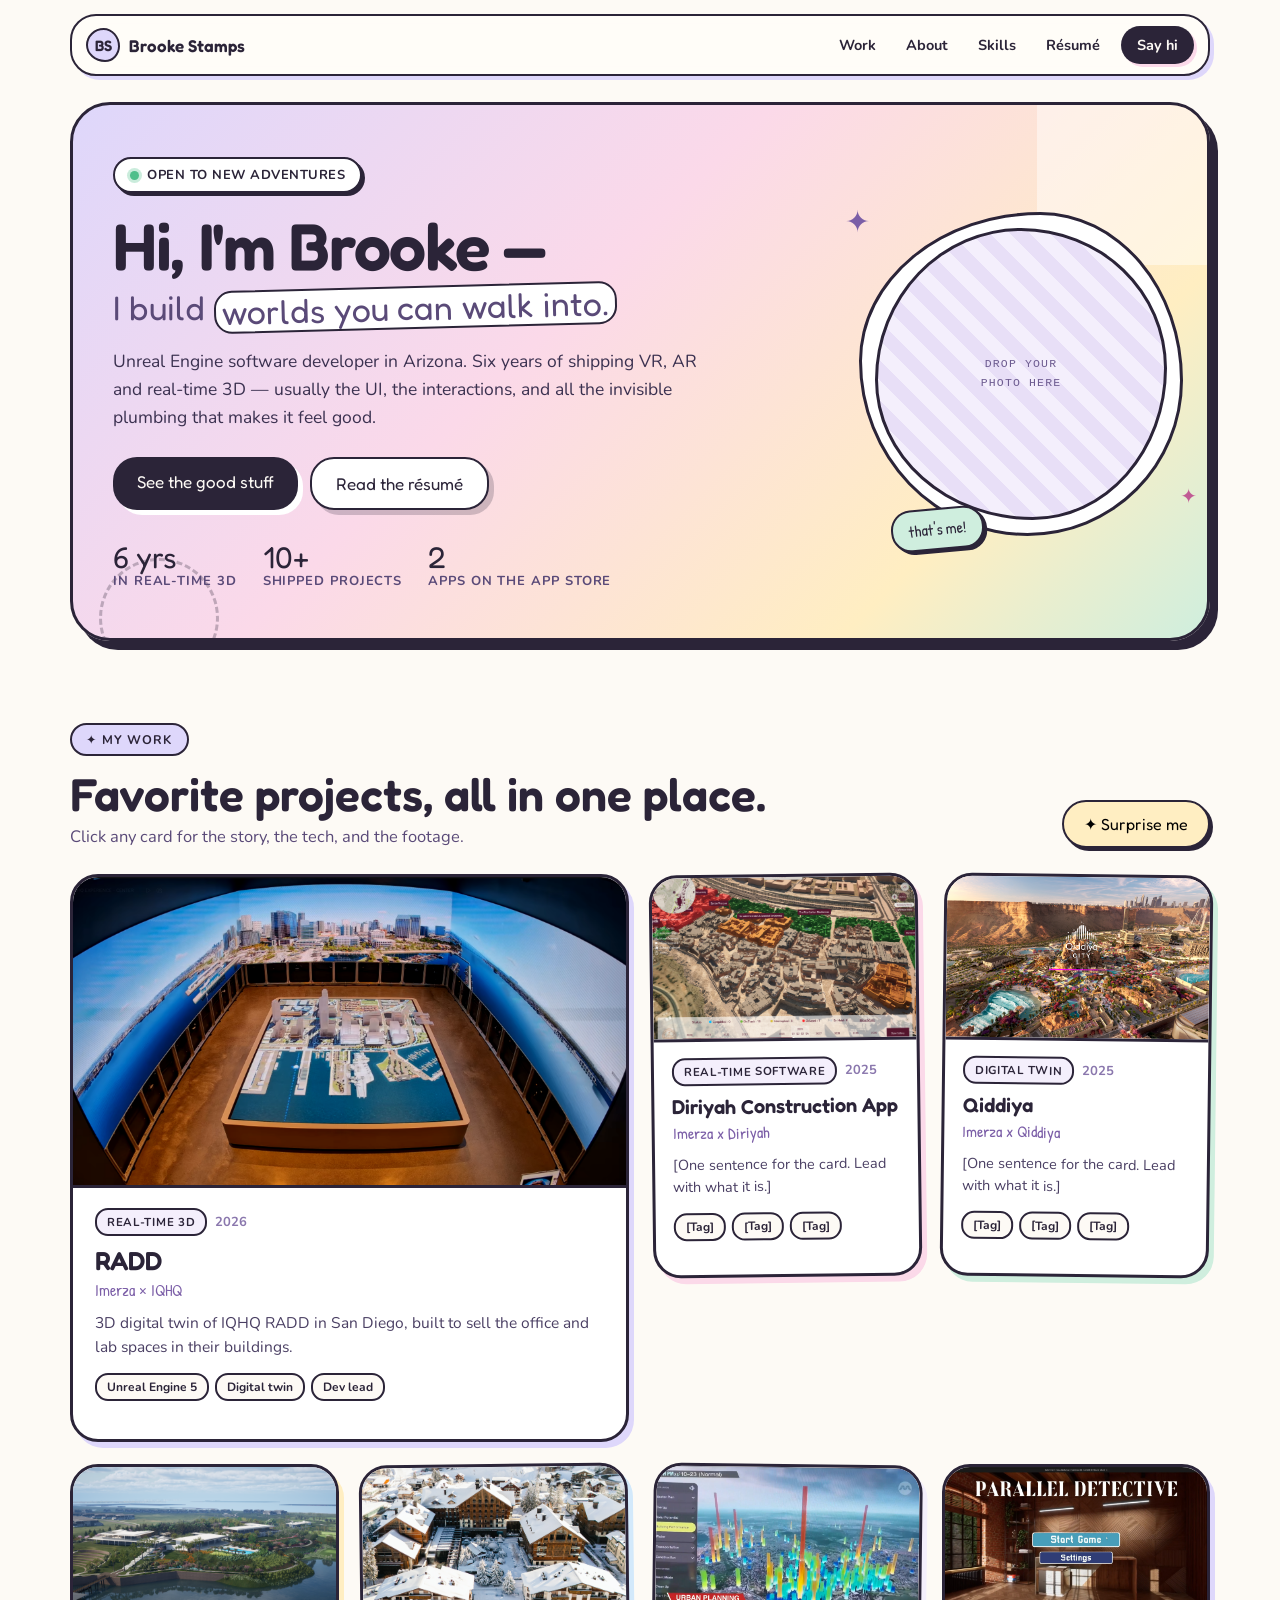
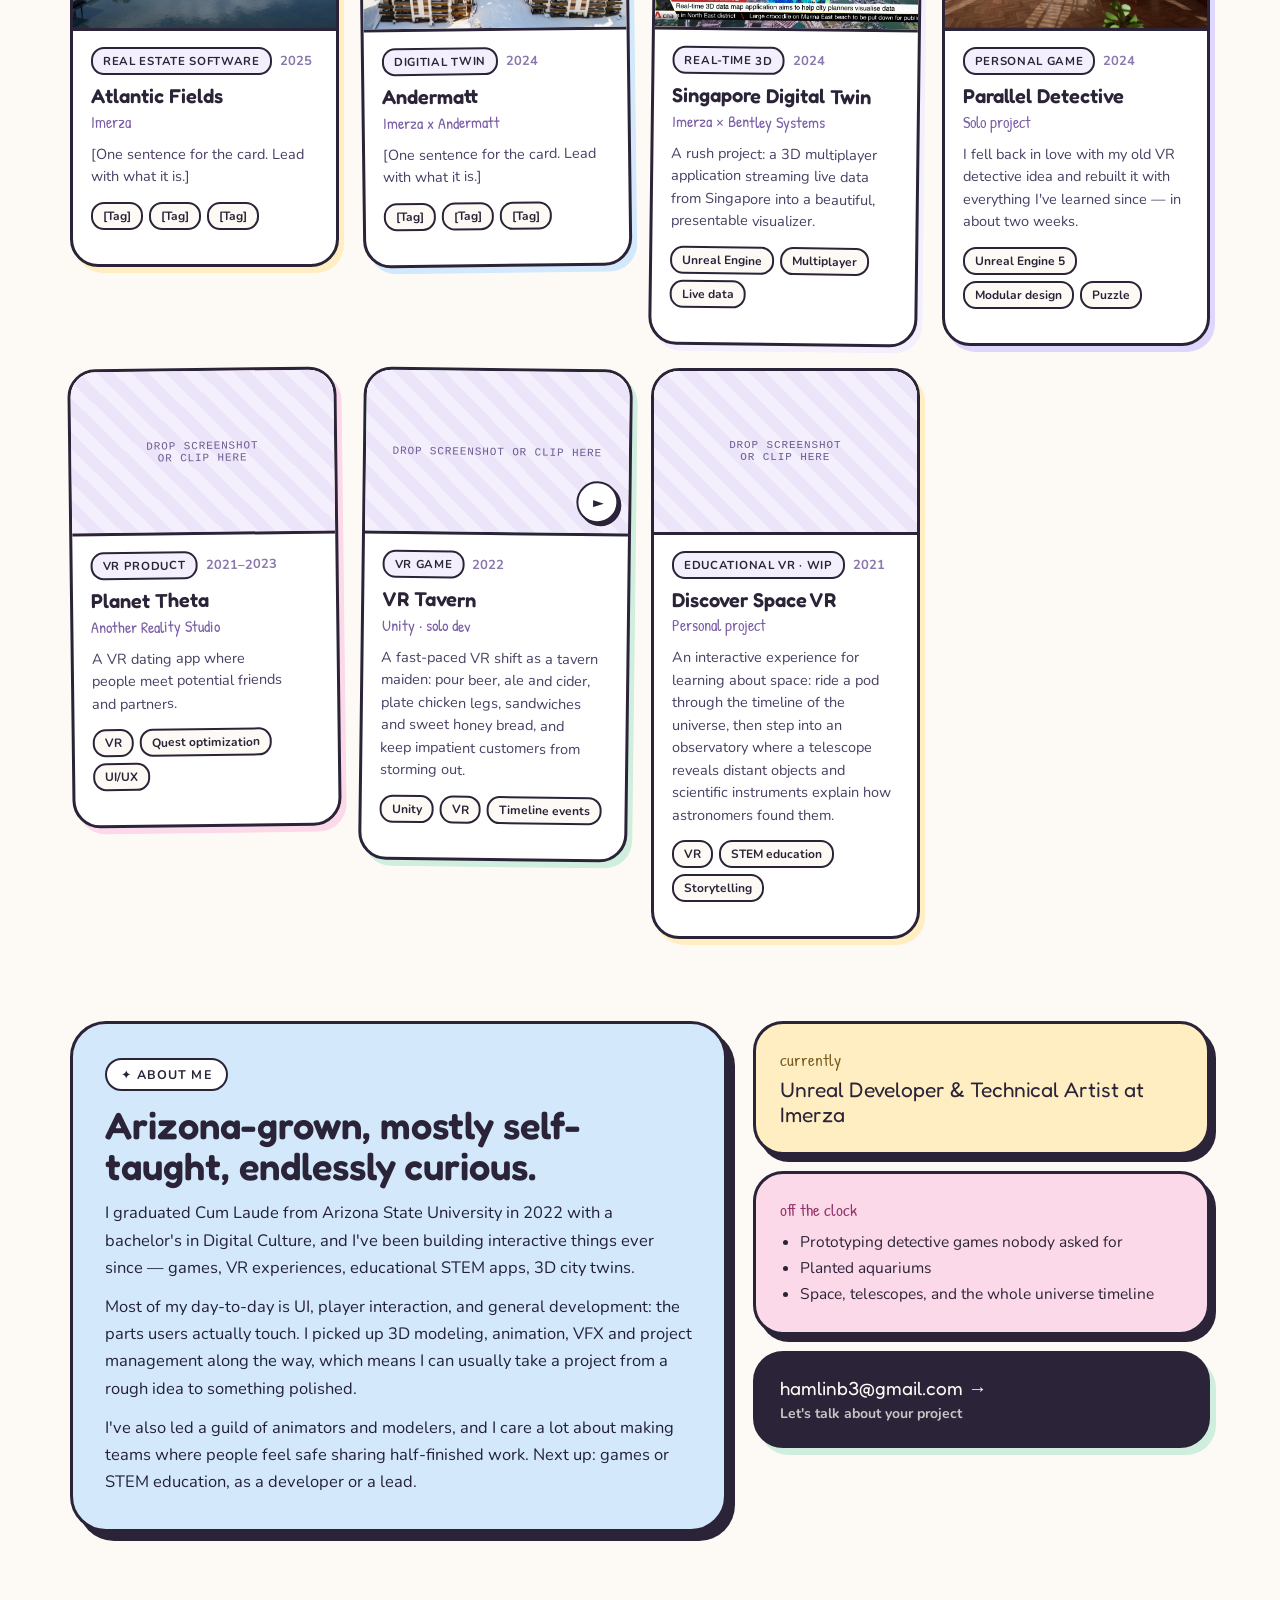
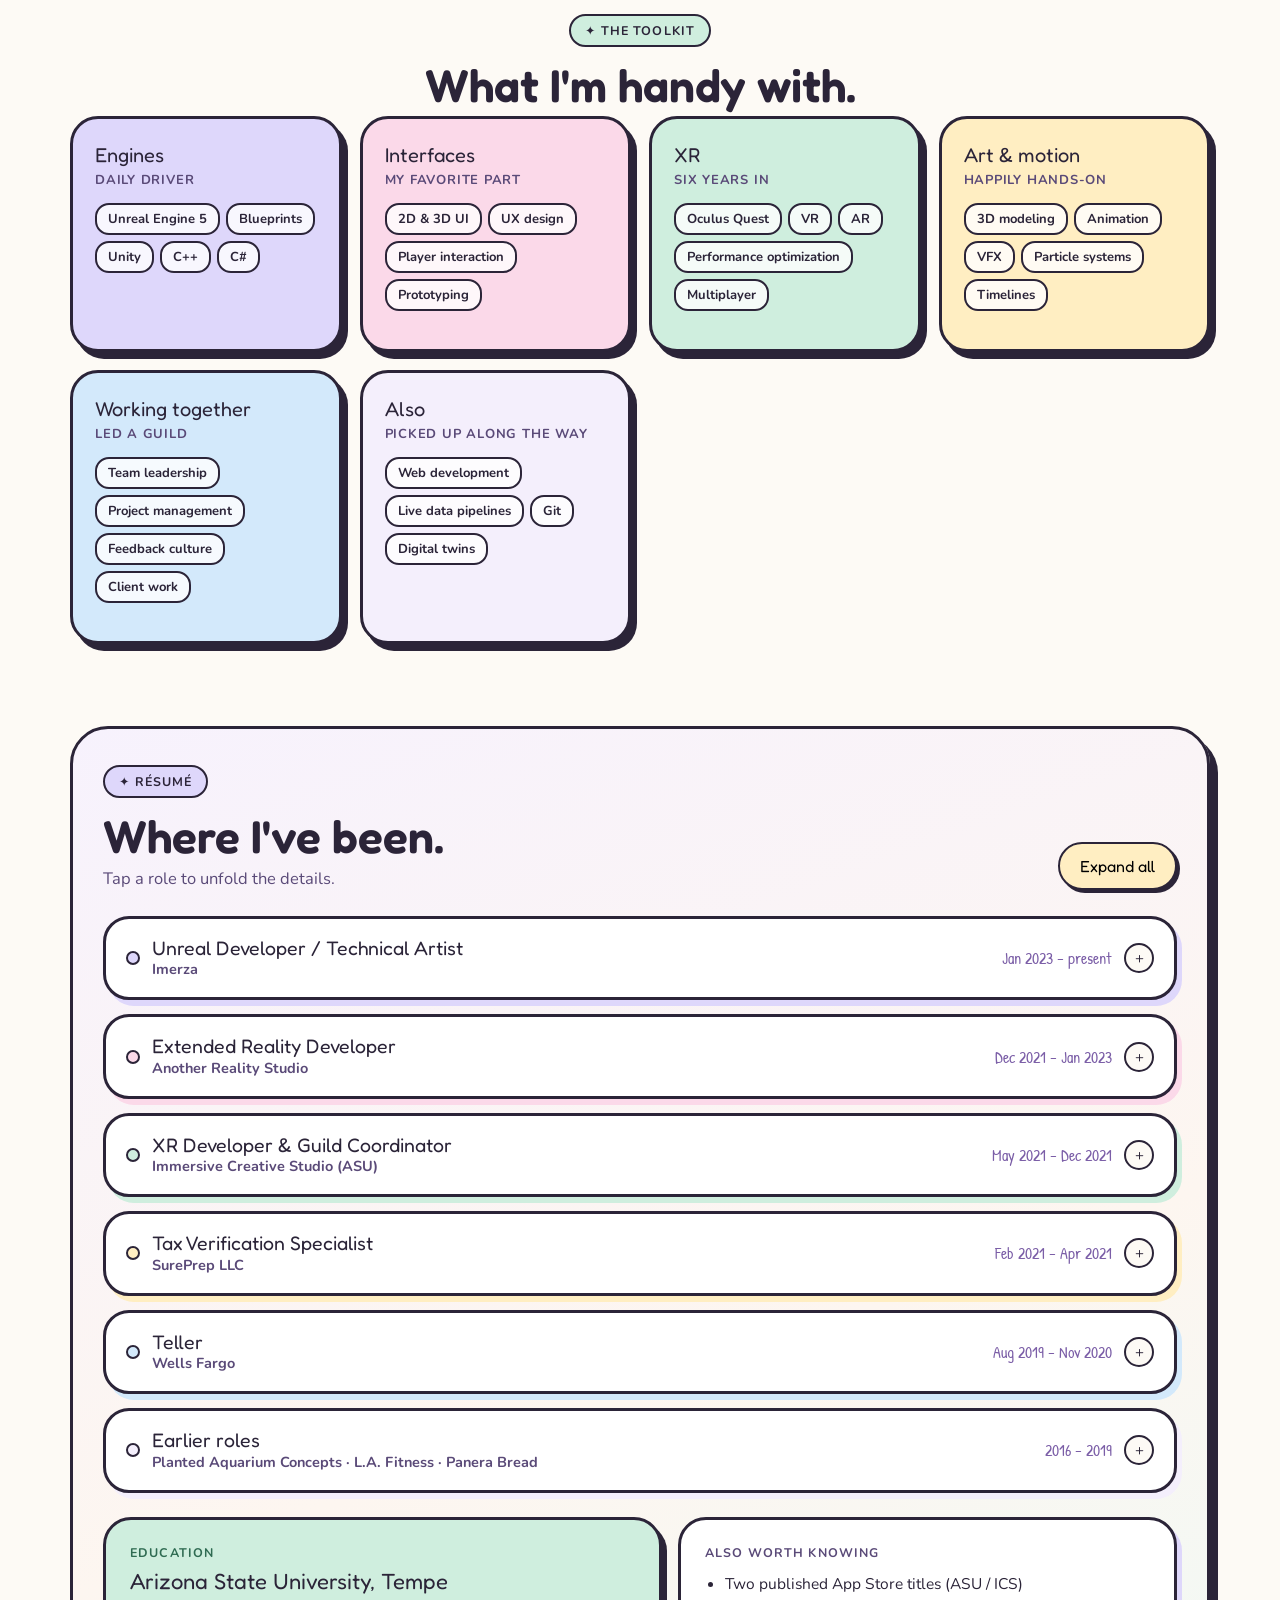
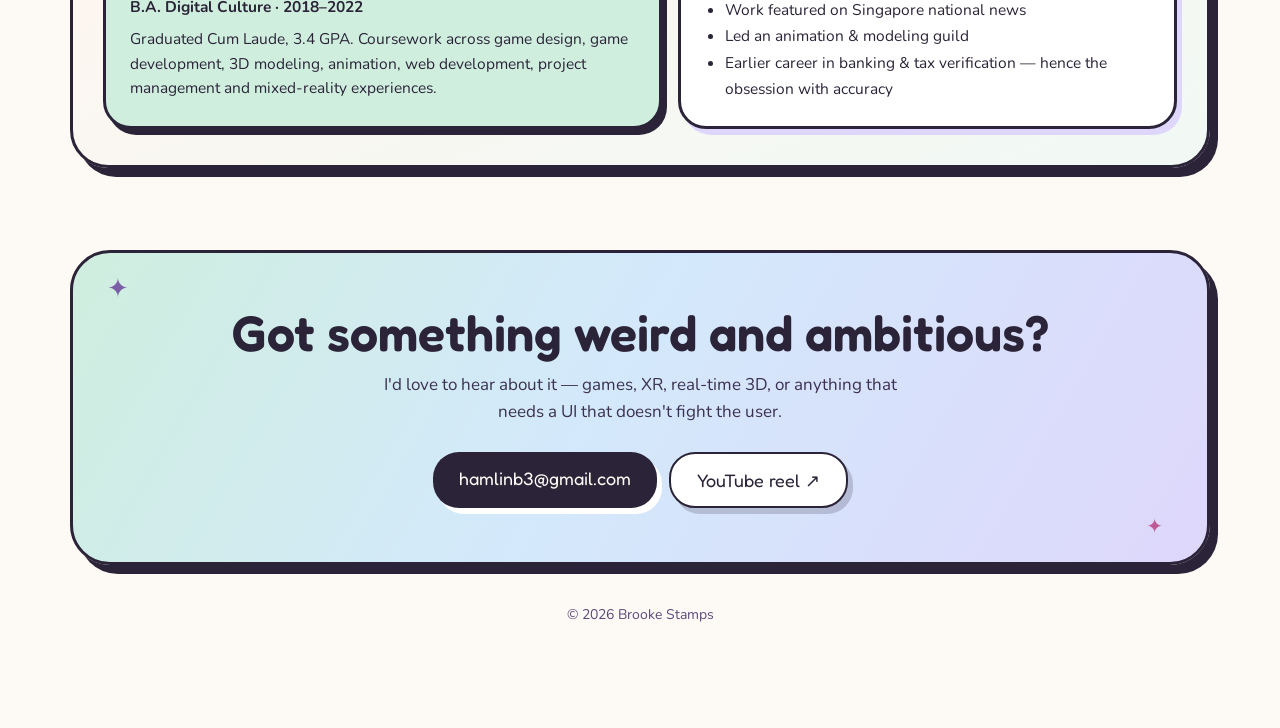
<file: index.html>
<!DOCTYPE html>
<html lang="en">
<head>
<meta charset="utf-8">
<meta name="viewport" content="width=device-width, initial-scale=1">
<title>Brooke Stamps — Unreal Engine Developer &amp; Technical Artist</title>
<meta name="description" content="Brooke Stamps builds worlds you can walk into. Unreal Engine developer and technical artist in Arizona — six years of VR, AR and real-time 3D.">
<link rel="icon" href="favicon.svg" type="image/svg+xml">

<meta property="og:title" content="Brooke Stamps — Unreal Engine Developer &amp; Technical Artist">
<meta property="og:description" content="Six years of shipping VR, AR and real-time 3D — usually the UI, the interactions, and the invisible plumbing that makes it feel good.">
<meta property="og:type" content="website">
<meta property="og:url" content="https://love-buggie.github.io/">
<!-- Add a 1200x630 image at assets/og.png and uncomment for link previews:
<meta property="og:image" content="https://love-buggie.github.io/assets/og.png"> -->
<meta name="twitter:card" content="summary_large_image">

<link rel="preconnect" href="https://fonts.googleapis.com">
<link rel="preconnect" href="https://fonts.gstatic.com" crossorigin>
<link href="https://fonts.googleapis.com/css2?family=Fredoka:wght@400;500;600;700&amp;family=Nunito:wght@400;700&amp;family=Patrick+Hand&amp;display=swap" rel="stylesheet">
<link rel="stylesheet" href="css/style.css">
</head>
<body>

<a class="skip" href="#main">Skip to content</a>

<div class="page">

  <nav class="nav" aria-label="Primary">
    <a class="nav__mark" href="#top">
      <span class="nav__badge" aria-hidden="true">BS</span>
      Brooke Stamps
    </a>
    <div class="nav__links">
      <a class="nav__link" href="#work">Work</a>
      <a class="nav__link" href="#about">About</a>
      <a class="nav__link" href="#skills">Skills</a>
      <a class="nav__link" href="#resume">R&eacute;sum&eacute;</a>
      <a class="nav__cta" href="mailto:hamlinb3@gmail.com">Say hi</a>
    </div>
  </nav>

  <main id="main">

  <!-- ================= HERO ================= -->
  <section class="hero" id="top">
    <div class="hero__blob" aria-hidden="true"></div>
    <div class="hero__ring" aria-hidden="true"></div>
    <div class="hero__inner">
      <div class="hero__text">
        <div class="badge-status">
          <span class="badge-status__dot" aria-hidden="true"></span>Open to new adventures
        </div>
        <h1>Hi, I'm Brooke &mdash;</h1>
        <p class="hero__line">I build <span class="hero__pill">worlds you can walk into.</span></p>
        <p class="hero__lede">
          Unreal Engine software developer in Arizona. Six years of shipping VR, AR
          and real-time 3D &mdash; usually the UI, the interactions, and all the invisible plumbing
          that makes it feel good.
        </p>
        <div class="hero__cta">
          <a class="btn btn--solid" href="#work">See the good stuff</a>
          <a class="btn btn--ghost" href="#resume">Read the r&eacute;sum&eacute;</a>
        </div>
        <div class="stats">
          <div><div class="stats__n">6 yrs</div><div class="stats__l">in real-time 3D</div></div>
          <div><div class="stats__n">10+</div><div class="stats__l">shipped projects</div></div>
          <div><div class="stats__n">2</div><div class="stats__l">apps on the App Store</div></div>
        </div>
      </div>

      <div class="portrait">
        <div class="portrait__blob" aria-hidden="true"></div>
        <div class="portrait__frame">
          <!-- Swap this placeholder for your photo:
               <img class="portrait__img" src="assets/brooke.jpg" alt="Brooke Stamps"> -->
          <div class="portrait__ph">drop your<br>photo here</div>
        </div>
        <div class="portrait__star portrait__star--1" aria-hidden="true">&#10022;</div>
        <div class="portrait__star portrait__star--2" aria-hidden="true">&#10022;</div>
        <div class="portrait__tag">that's me!</div>
      </div>
    </div>
  </section>

  <!-- ================= WORK ================= -->
  <section class="section" id="work">
    <div class="section__head">
      <div>
        <div class="eyebrow eyebrow--lav">&#10022; my work</div>
        <h2 class="section__title">Favorite projects, all in one place.</h2>
        <p class="section__sub">Click any card for the story, the tech, and the footage.</p>
      </div>
      <button class="btn--chip" type="button" id="shuffle">&#10022; Surprise me</button>
    </div>

    <div class="grid" id="grid">
        <!-- TO FILL IN: replace every [bracketed] blank below. -->
        <!-- Read by js/main.js to fill the overlay. Present in the page (so
          search engines and no-JS visitors still get it), just not shown. -->
        
        
          <!------RADD CARD------>
        <article class="card card--featured">
          <div class="card__media">
            <img src="assets/projects/radd-poster.png" alt="" width="480" height="360">
            <video class="card__loop" autoplay muted loop playsinline
                   poster="assets/projects/radd-poster.png">
              <source src="assets/projects/RADD%20DEMO.mp4" type="video/mp4">
            </video>
          </div>
          <div class="card__body">
            <div class="card__meta">
              <span class="card__kind">Real-time 3D</span>
              <span class="card__year">2026</span>
            </div>
            <h3 class="card__title">RADD</h3>
            <div class="card__where">Imerza × IQHQ</div>
            <p class="card__teaser">3D digital twin of IQHQ RADD in San Diego, built to sell the office and lab spaces in their buildings.</p>
            <ul class="tags">
              <li>Unreal Engine 5</li>
              <li>Digital twin</li>
              <li>Dev lead</li>
            </ul>
          </div>

          <div class="card__detail" hidden
               data-videos=""
               data-images=""
               data-link=""
               data-link-label="">
            <p class="card__blurb">[The full story for the pop-up: what the problem was, what you
               built, and what you personally owned. Two or three sentences.]</p>
            <ul class="card__alltags">
              <li>[Tag]</li>
              <li>[Tag]</li>
              <li>[Tag]</li>
              <li>[Tag]</li>
            </ul>
          </div>

          <button class="card__btn" type="button" aria-haspopup="dialog">
            <span class="sr-only">Open RADD</span>
          </button>
        </article>

          <!------Diriyah CARD------>
        <article class="card">
          <div class="card__media">
            <img src="assets/projects/Diriyah-poster.png" alt="" width="480" height="360">
          </div>
          <div class="card__body">
            <div class="card__meta">
              <span class="card__kind">Real-time Software</span>
              <span class="card__year">2025</span>
            </div>
            <h3 class="card__title">Diriyah Construction App</h3>
            <div class="card__where">Imerza x Diriyah</div>
            <p class="card__teaser">[One sentence for the card. Lead with what it is.]</p>
            <ul class="tags">
              <li>[Tag]</li>
              <li>[Tag]</li>
              <li>[Tag]</li>
            </ul>
          </div>

          <div class="card__detail" hidden
               data-videos=""
               data-images=""
               data-link=""
               data-link-label="">
            <p class="card__blurb">[The full story for the pop-up: what the problem was, what you
               built, and what you personally owned. Two or three sentences.]</p>
            <ul class="card__alltags">
              <li>[Tag]</li>
              <li>[Tag]</li>
              <li>[Tag]</li>
              <li>[Tag]</li>
            </ul>
          </div>

          <button class="card__btn" type="button" aria-haspopup="dialog">
            <span class="sr-only">Open Diriyah Construction App</span>
          </button>
        </article>

          <!------Qiddiya CARD------>
        <article class="card">
          <div class="card__media">
            <img src="assets/projects/Qiddiya-Poster.png" alt="" width="480" height="360">
          </div>
          <div class="card__body">
            <div class="card__meta">
              <span class="card__kind">Digital Twin</span>
              <span class="card__year">2025</span>
            </div>
            <h3 class="card__title">Qiddiya</h3>
            <div class="card__where">Imerza x Qiddiya</div>
            <p class="card__teaser">[One sentence for the card. Lead with what it is.]</p>
            <ul class="tags">
              <li>[Tag]</li>
              <li>[Tag]</li>
              <li>[Tag]</li>
            </ul>
          </div>

          <div class="card__detail" hidden
               data-videos=""
               data-images=""
               data-link=""
               data-link-label="">
            <p class="card__blurb">[The full story for the pop-up: what the problem was, what you
               built, and what you personally owned. Two or three sentences.]</p>
            <ul class="card__alltags">
              <li>[Tag]</li>
              <li>[Tag]</li>
              <li>[Tag]</li>
              <li>[Tag]</li>
            </ul>
          </div>

          <button class="card__btn" type="button" aria-haspopup="dialog">
            <span class="sr-only">Open Qiddiya</span>
          </button>
        </article>

          <!------DLC Atlantic fields CARD------>
        <article class="card">
          <div class="card__media">
            <img src="assets/projects/Atlantic Fields-poster.png" alt="" width="480" height="360">
          </div>
          <div class="card__body">
            <div class="card__meta">
              <span class="card__kind">Real Estate Software</span>
              <span class="card__year">2025</span>
            </div>
            <h3 class="card__title">Atlantic Fields</h3>
            <div class="card__where">Imerza</div>
            <p class="card__teaser">[One sentence for the card. Lead with what it is.]</p>
            <ul class="tags">
              <li>[Tag]</li>
              <li>[Tag]</li>
              <li>[Tag]</li>
            </ul>
          </div>

          <div class="card__detail" hidden
               data-videos=""
               data-images=""
               data-link=""
               data-link-label="">
            <p class="card__blurb">[The full story for the pop-up: what the problem was, what you
               built, and what you personally owned. Two or three sentences.]</p>
            <ul class="card__alltags">
              <li>[Tag]</li>
              <li>[Tag]</li>
              <li>[Tag]</li>
              <li>[Tag]</li>
            </ul>
          </div>

          <button class="card__btn" type="button" aria-haspopup="dialog">
            <span class="sr-only">Open Atlantic Fields</span>
          </button>
        </article>

          <!------Andermatt CARD------>
        <article class="card">
          <div class="card__media">
            <img src="assets/projects/Andermatt-Poster.png" alt="" width="480" height="360">
          </div>
          <div class="card__body">
            <div class="card__meta">
              <span class="card__kind">Digitial Twin</span>
              <span class="card__year">2024</span>
            </div>
            <h3 class="card__title">Andermatt</h3>
            <div class="card__where">Imerza x Andermatt</div>
            <p class="card__teaser">[One sentence for the card. Lead with what it is.]</p>
            <ul class="tags">
              <li>[Tag]</li>
              <li>[Tag]</li>
              <li>[Tag]</li>
            </ul>
          </div>

          <div class="card__detail" hidden
               data-videos=""
               data-images=""
               data-link=""
               data-link-label="">
            <p class="card__blurb">[The full story for the pop-up: what the problem was, what you
               built, and what you personally owned. Two or three sentences.]</p>
            <ul class="card__alltags">
              <li>[Tag]</li>
              <li>[Tag]</li>
              <li>[Tag]</li>
              <li>[Tag]</li>
            </ul>
          </div>

          <button class="card__btn" type="button" aria-haspopup="dialog">
            <span class="sr-only">Open Andermatt</span>
          </button>
        </article>


          <!------Singapore Digital Twin CARD------>
        <article class="card">
          <div class="card__media">
            <img src="assets/projects/SingaporeTwin-Poster.png" alt="" width="480" height="360">
          </div>
          <div class="card__body">
            <div class="card__meta">
              <span class="card__kind">Real-time 3D</span>
              <span class="card__year">2024</span>
            </div>
            <h3 class="card__title">Singapore Digital Twin</h3>
            <div class="card__where">Imerza × Bentley Systems</div>
            <p class="card__teaser">A rush project: a 3D multiplayer application streaming live data from Singapore into a beautiful, presentable visualizer.</p>
            <ul class="tags">
              <li>Unreal Engine</li>
              <li>Multiplayer</li>
              <li>Live data</li>
            </ul>
          </div>

          <div class="card__detail" hidden
               data-videos="T3ymCl0lMPc"
               data-images=""
               data-link="https://www.youtube.com/watch?v=T3ymCl0lMPc"
               data-link-label="Watch the news clip">
            <p class="card__blurb">A rush project: a 3D multiplayer application streaming live data from Singapore into a beautiful, presentable visualizer. I took the reins from early development all the way through the final product — it ran in a showcase and even made the Singapore news.</p>
            <ul class="card__alltags">
              <li>Unreal Engine</li>
              <li>Multiplayer</li>
              <li>Live data</li>
              <li>UI</li>
            </ul>
          </div>

          <button class="card__btn" type="button" aria-haspopup="dialog">
            <span class="sr-only">Open Singapore Digital Twin</span>
          </button>
        </article>

          <!------Parallel Detective CARD------>
        <article class="card">
          <div class="card__media">
            <img src="assets/projects/Detective-Poster.png" alt="" width="480" height="360">
          </div>
          <div class="card__body">
            <div class="card__meta">
              <span class="card__kind">Personal game</span>
              <span class="card__year">2024</span>
            </div>
            <h3 class="card__title">Parallel Detective</h3>
            <div class="card__where">Solo project</div>
            <p class="card__teaser">I fell back in love with my old VR detective idea and rebuilt it with everything I've learned since — in about two weeks.</p>
            <ul class="tags">
              <li>Unreal Engine 5</li>
              <li>Modular design</li>
              <li>Puzzle</li>
            </ul>
          </div>

          <div class="card__detail" hidden
               data-videos="oDnV3KQqicY"
               data-images=""
               data-link="https://www.youtube.com/watch?v=oDnV3KQqicY"
               data-link-label="Watch the demo clips!">
            <p class="card__blurb">I fell back in love with my old VR detective idea and rebuilt it with everything I've learned since — in about two weeks. Cases modelled on real ones, solved purely from the paperwork. Built to be modular, so new cases are just images plus a data structure. Steam is the goal.</p>
            <ul class="card__alltags">
              <li>Unreal Engine 5</li>
              <li>Modular design</li>
              <li>Puzzle</li>
            </ul>
          </div>

          <button class="card__btn" type="button" aria-haspopup="dialog">
            <span class="sr-only">Open Parallel Detective</span>
          </button>
        </article>


          <!------Planet Theta CARD------>
        <article class="card">
          <div class="card__media">
            <div class="card__ph">drop screenshot<br>or clip here</div>
          </div>
          <div class="card__body">
            <div class="card__meta">
              <span class="card__kind">VR product</span>
              <span class="card__year">2021–2023</span>
            </div>
            <h3 class="card__title">Planet Theta</h3>
            <div class="card__where">Another Reality Studio</div>
            <p class="card__teaser">A VR dating app where people meet potential friends and partners.</p>
            <ul class="tags">
              <li>VR</li>
              <li>Quest optimization</li>
              <li>UI/UX</li>
            </ul>
          </div>

          <div class="card__detail" hidden
               data-videos=""
               data-images=""
               data-link="https://planet-theta.com/"
               data-link-label="Visit Planet Theta">
            <p class="card__blurb">A VR dating app where people meet potential friends and partners. I owned the UI — how it looks, functions, runs and feels — plus a big share of the Oculus Quest optimization work and the systems for how players interact with each other.</p>
            <ul class="card__alltags">
              <li>VR</li>
              <li>Quest optimization</li>
              <li>UI/UX</li>
              <li>Social systems</li>
            </ul>
          </div>

          <button class="card__btn" type="button" aria-haspopup="dialog">
            <span class="sr-only">Open Planet Theta</span>
          </button>
        </article>


          <!------VR Tavern CARD------>
        <article class="card">
          <div class="card__media">
            <img src="https://img.youtube.com/vi/u4i5ndqsivE/hqdefault.jpg" alt="" loading="lazy" width="480" height="360">
            <span class="card__play" aria-hidden="true">&#9658;</span>
          </div>
          <div class="card__body">
            <div class="card__meta">
              <span class="card__kind">VR game</span>
              <span class="card__year">2022</span>
            </div>
            <h3 class="card__title">VR Tavern</h3>
            <div class="card__where">Unity · solo dev</div>
            <p class="card__teaser">A fast-paced VR shift as a tavern maiden: pour beer, ale and cider, plate chicken legs, sandwiches and sweet honey bread, and keep impatient customers from storming out.</p>
            <ul class="tags">
              <li>Unity</li>
              <li>VR</li>
              <li>Timeline events</li>
            </ul>
          </div>

          <div class="card__detail" hidden
               data-videos="u4i5ndqsivE,2TkOYi9ic3c"
               data-images=""
               data-link=""
               data-link-label="">
            <p class="card__blurb">A fast-paced VR shift as a tavern maiden: pour beer, ale and cider, plate chicken legs, sandwiches and sweet honey bread, and keep impatient customers from storming out. Faster service, more coins, higher score. I did all the coding and timeline events.</p>
            <ul class="card__alltags">
              <li>Unity</li>
              <li>VR</li>
              <li>Timeline events</li>
              <li>Gameplay</li>
            </ul>
          </div>

          <button class="card__btn" type="button" aria-haspopup="dialog">
            <span class="sr-only">Open VR Tavern</span>
          </button>
        </article>


          <!------Discover Space VR CARD------>
        <article class="card">
          <div class="card__media">
            <div class="card__ph">drop screenshot<br>or clip here</div>
          </div>
          <div class="card__body">
            <div class="card__meta">
              <span class="card__kind">Educational VR · WIP</span>
              <span class="card__year">2021</span>
            </div>
            <h3 class="card__title">Discover Space VR</h3>
            <div class="card__where">Personal project</div>
            <p class="card__teaser">An interactive experience for learning about space: ride a pod through the timeline of the universe, then step into an observatory where a telescope reveals distant objects and scientific instruments explain how astronomers found them.</p>
            <ul class="tags">
              <li>VR</li>
              <li>STEM education</li>
              <li>Storytelling</li>
            </ul>
          </div>

          <!-- Read by js/main.js to fill the overlay. Present in the page (so
               search engines and no-JS visitors still get it), just not shown. -->
          <div class="card__detail" hidden
               data-videos=""
               data-images=""
               data-link=""
               data-link-label="">
            <p class="card__blurb">An interactive experience for learning about space: ride a pod through the timeline of the universe, then step into an observatory where a telescope reveals distant objects and scientific instruments explain how astronomers found them.</p>
            <ul class="card__alltags">
              <li>VR</li>
              <li>STEM education</li>
              <li>Storytelling</li>
            </ul>
          </div>

          <button class="card__btn" type="button" aria-haspopup="dialog">
            <span class="sr-only">Open Discover Space VR</span>
          </button>
        </article>


    </div>
  </section>

  <!-- ================= ABOUT ================= -->
  <section class="section about" id="about">
    <div class="about__main">
      <div class="eyebrow eyebrow--white">&#10022; about me</div>
      <h2>Arizona-grown, mostly self-taught, endlessly curious.</h2>
      <p>I graduated Cum Laude from Arizona State University in 2022 with a bachelor's in Digital
         Culture, and I've been building interactive things ever since &mdash; games, VR experiences,
         educational STEM apps, 3D city twins.</p>
      <p>Most of my day-to-day is UI, player interaction, and general development: the parts users
         actually touch. I picked up 3D modeling, animation, VFX and project management along the
         way, which means I can usually take a project from a rough idea to something polished.</p>
      <p>I've also led a guild of animators and modelers, and I care a lot about making teams where
         people feel safe sharing half-finished work. Next up: games or STEM education, as a
         developer or a lead.</p>
    </div>
    <div class="about__side">
      <div class="note note--cream">
        <div class="note__label">currently</div>
        <div class="note__big">Unreal Developer &amp; Technical Artist at Imerza</div>
      </div>
      <div class="note note--pink">
        <div class="note__label">off the clock</div>
        <ul>
          <li>Prototyping detective games nobody asked for</li>
          <li>Planted aquariums</li>
          <li>Space, telescopes, and the whole universe timeline</li>
        </ul>
      </div>
      <a class="mailcard" href="mailto:hamlinb3@gmail.com">
        hamlinb3@gmail.com &rarr;
        <div class="mailcard__sub">Let's talk about your project</div>
      </a>
    </div>
  </section>

  <!-- ================= SKILLS ================= -->
  <section class="section" id="skills">
    <div class="center">
      <div class="eyebrow eyebrow--mint">&#10022; the toolkit</div>
      <h2 class="section__title">What I'm handy with.</h2>
    </div>
    <div class="skills">

        <div class="skill">
          <div class="skill__name">Engines</div>
          <div class="skill__level">daily driver</div>
          <ul class="tags">
            <li>Unreal Engine 5</li>
            <li>Blueprints</li>
            <li>Unity</li>
            <li>C++</li>
            <li>C#</li>
          </ul>
        </div>

        <div class="skill">
          <div class="skill__name">Interfaces</div>
          <div class="skill__level">my favorite part</div>
          <ul class="tags">
            <li>2D &amp; 3D UI</li>
            <li>UX design</li>
            <li>Player interaction</li>
            <li>Prototyping</li>
          </ul>
        </div>

        <div class="skill">
          <div class="skill__name">XR</div>
          <div class="skill__level">six years in</div>
          <ul class="tags">
            <li>Oculus Quest</li>
            <li>VR</li>
            <li>AR</li>
            <li>Performance optimization</li>
            <li>Multiplayer</li>
          </ul>
        </div>

        <div class="skill">
          <div class="skill__name">Art &amp; motion</div>
          <div class="skill__level">happily hands-on</div>
          <ul class="tags">
            <li>3D modeling</li>
            <li>Animation</li>
            <li>VFX</li>
            <li>Particle systems</li>
            <li>Timelines</li>
          </ul>
        </div>

        <div class="skill">
          <div class="skill__name">Working together</div>
          <div class="skill__level">led a guild</div>
          <ul class="tags">
            <li>Team leadership</li>
            <li>Project management</li>
            <li>Feedback culture</li>
            <li>Client work</li>
          </ul>
        </div>

        <div class="skill">
          <div class="skill__name">Also</div>
          <div class="skill__level">picked up along the way</div>
          <ul class="tags">
            <li>Web development</li>
            <li>Live data pipelines</li>
            <li>Git</li>
            <li>Digital twins</li>
          </ul>
        </div>

    </div>
  </section>

  <!-- ================= RESUME ================= -->
  <section class="section resume" id="resume">
    <div class="section__head">
      <div>
        <div class="eyebrow eyebrow--lav">&#10022; r&eacute;sum&eacute;</div>
        <h2 class="section__title">Where I've been.</h2>
        <p class="section__sub">Tap a role to unfold the details.</p>
      </div>
      <button class="btn--chip" type="button" id="expand-all">Expand all</button>
    </div>

    <div class="roles" id="roles">

        <details class="role">
          <summary class="role__summary">
            <span class="role__dot" aria-hidden="true"></span>
            <span class="role__names">
              <span class="role__title">Unreal Developer / Technical Artist</span>
              <span class="role__org">Imerza</span>
            </span>
            <span class="role__dates">Jan 2023 – present</span>
            <span class="role__chev" aria-hidden="true"></span>
          </summary>
          <ul>
            <li>Set up new projects using both new and existing systems.</li>
            <li>Iterate on and improve our existing systems and blueprints.</li>
            <li>Design and program advanced 2D and 3D interfaces.</li>
            <li>Create and maintain scalable solutions for every client.</li>
            <li>Keep up with current technologies used in and by various game engines.</li>
            <li>Build smooth, polished experiences and optimize performance across all projects.</li>
          </ul>
        </details>

        <details class="role">
          <summary class="role__summary">
            <span class="role__dot" aria-hidden="true"></span>
            <span class="role__names">
              <span class="role__title">Extended Reality Developer</span>
              <span class="role__org">Another Reality Studio</span>
            </span>
            <span class="role__dates">Dec 2021 – Jan 2023</span>
            <span class="role__chev" aria-hidden="true"></span>
          </summary>
          <ul>
            <li>Design, develop, animate and test the user interface for 2D and 3D experiences.</li>
            <li>Optimize gameplay levels for better performance on Oculus Quest.</li>
            <li>Create environments that fully immerse players and stay smooth.</li>
            <li>Design how players interact — dates, invites, friendships and beyond.</li>
            <li>Collaborate on new methods and tools to problem-solve with the team.</li>
            <li>Work across all stages of the AR/VR development cycle.</li>
          </ul>
        </details>

        <details class="role">
          <summary class="role__summary">
            <span class="role__dot" aria-hidden="true"></span>
            <span class="role__names">
              <span class="role__title">XR Developer &amp; Guild Coordinator</span>
              <span class="role__org">Immersive Creative Studio (ASU)</span>
            </span>
            <span class="role__dates">May 2021 – Dec 2021</span>
            <span class="role__chev" aria-hidden="true"></span>
          </summary>
          <ul>
            <li>Integrated VR into story and environment so players could learn about the Perseverance rover.</li>
            <li>Created smoke VFX and particle systems for a realistic rocket launch.</li>
            <li>Built an App Store–published animation educating users about the future of Phoenix.</li>
            <li>Made a scavenger-hunt app helping new students and teachers learn ASU locations.</li>
            <li>Led a team of animators and modelers in meetings built for sharing, up-skilling and feedback.</li>
          </ul>
        </details>

        <details class="role">
          <summary class="role__summary">
            <span class="role__dot" aria-hidden="true"></span>
            <span class="role__names">
              <span class="role__title">Tax Verification Specialist</span>
              <span class="role__org">SurePrep LLC</span>
            </span>
            <span class="role__dates">Feb 2021 – Apr 2021</span>
            <span class="role__chev" aria-hidden="true"></span>
          </summary>
          <ul>
            <li>Verified detailed tax documents and returns for accurate data recording.</li>
            <li>Checked the tax software's functionality against real returns.</li>
            <li>High attention to detail, Microsoft Office, alpha-numeric data entry.</li>
          </ul>
        </details>

        <details class="role">
          <summary class="role__summary">
            <span class="role__dot" aria-hidden="true"></span>
            <span class="role__names">
              <span class="role__title">Teller</span>
              <span class="role__org">Wells Fargo</span>
            </span>
            <span class="role__dates">Aug 2019 – Nov 2020</span>
            <span class="role__chev" aria-hidden="true"></span>
          </summary>
          <ul>
            <li>Handled deposits, withdrawals, cashier's checks, transfers, payments and currency exchanges.</li>
            <li>Strong customer service, organization and teamwork under security procedures.</li>
            <li>Balanced small to very large sums accurately at the end of every day.</li>
          </ul>
        </details>

        <details class="role">
          <summary class="role__summary">
            <span class="role__dot" aria-hidden="true"></span>
            <span class="role__names">
              <span class="role__title">Earlier roles</span>
              <span class="role__org">Planted Aquarium Concepts · L.A. Fitness · Panera Bread</span>
            </span>
            <span class="role__dates">2016 – 2019</span>
            <span class="role__chev" aria-hidden="true"></span>
          </summary>
          <ul>
            <li>Planted Aquarium Concepts: organized and packaged seed shipments, trained new workers on machines and systems.</li>
            <li>L.A. Fitness: coach training — greeted guests and kept up to 15 children safe and entertained at a time.</li>
            <li>Panera Bread: cashier — fast, accurate orders and a spotless front of house.</li>
          </ul>
        </details>

    </div>

    <div class="resume__extras">
      <div class="factcard factcard--mint">
        <div class="factcard__label">education</div>
        <div class="factcard__big">Arizona State University, Tempe</div>
        <div class="factcard__sub">B.A. Digital Culture &middot; 2018&ndash;2022</div>
        <p>Graduated Cum Laude, 3.4 GPA. Coursework across game design, game development, 3D
           modeling, animation, web development, project management and mixed-reality experiences.</p>
      </div>
      <div class="factcard factcard--white">
        <div class="factcard__label">also worth knowing</div>
        <ul>
          <li>Two published App Store titles (ASU / ICS)</li>
          <li>Work featured on Singapore national news</li>
          <li>Led an animation &amp; modeling guild</li>
          <li>Earlier career in banking &amp; tax verification &mdash; hence the obsession with accuracy</li>
        </ul>
      </div>
    </div>
  </section>

  <!-- ================= CONTACT ================= -->
  <section class="section contact">
    <div class="contact__star contact__star--1" aria-hidden="true">&#10022;</div>
    <div class="contact__star contact__star--2" aria-hidden="true">&#10022;</div>
    <h2>Got something weird and ambitious?</h2>
    <p>I'd love to hear about it &mdash; games, XR, real-time 3D, or anything that needs a UI that
       doesn't fight the user.</p>
    <div class="contact__btns">
      <a class="btn btn--lg btn--solid" href="mailto:hamlinb3@gmail.com">hamlinb3@gmail.com</a>
      <a class="btn btn--lg btn--ghost" href="https://www.youtube.com/channel/UC2iDfmzLlmh8fr1bHHqRQzw" target="_blank" rel="noopener">YouTube reel &#8599;</a>
    </div>
  </section>

  </main>

  <footer class="foot">
    <p>&copy; <span id="year">2026</span> Brooke Stamps</p>
  </footer>
</div>

<!-- Project detail overlay. Starts empty; main.js fills it on click. -->
<div class="overlay" id="overlay" hidden role="dialog" aria-modal="true" aria-labelledby="ov-title">
  <button class="overlay__scrim" id="ov-scrim" type="button" tabindex="-1" aria-hidden="true"></button>
  <div class="overlay__panel">
    <div class="overlay__media">
      <div class="overlay__frame" id="ov-frame"></div>
      <div class="overlay__extras" id="ov-extras"></div>
    </div>
    <div class="overlay__info">
      <div class="overlay__eyebrow">
        <span class="overlay__kind" id="ov-kind"></span>
        <span class="overlay__where" id="ov-where"></span>
      </div>
      <h3 class="overlay__title" id="ov-title"></h3>
      <div class="overlay__year" id="ov-year"></div>
      <p class="overlay__blurb" id="ov-blurb"></p>
      <ul class="tags tags--lg" id="ov-tags"></ul>
      <a class="overlay__link" id="ov-link" target="_blank" rel="noopener" hidden></a>
      <div class="overlay__nav">
        <button class="round round--prev" id="ov-prev" type="button" aria-label="Previous project">&larr;</button>
        <button class="round round--next" id="ov-next" type="button" aria-label="Next project">&rarr;</button>
        <span class="overlay__counter" id="ov-counter"></span>
      </div>
    </div>
    <button class="overlay__close" id="ov-close" type="button" aria-label="Close">&#10005;</button>
  </div>
</div>

<script src="js/main.js"></script>
</body>
</html>
</file>
<file: css/style.css>
/* ==========================================================================
   Brooke Stamps — portfolio
   Palette, type and shadows all live here. Change a value once, it changes
   everywhere. Colors are named by what they are, not where they're used.
   ========================================================================== */

:root {
  --ink:    #2b2438;   /* outlines + body text */
  --paper:  #fdfaf5;   /* page background */

  --lav:    #ded7fb;
  --pink:   #fbd9e9;
  --mint:   #cfeede;
  --cream:  #ffeec2;
  --blue:   #d3e9fb;
  --lilac:  #f4effc;

  --purple:       #7b5ea7;  /* links */
  --purple-hover: #c05a94;
  --muted:        #5a4a78;  /* secondary text */
  --body:         #3b3150;  /* long-form paragraphs */
  --soft:         #8a77ad;  /* dates, counters */

  --font-display: Fredoka, "Trebuchet MS", sans-serif;
  --font-body:    Nunito, system-ui, sans-serif;
  --font-hand:    "Patrick Hand", "Comic Sans MS", cursive;

  --stroke: 2.5px solid var(--ink);
  --stroke-thick: 3px solid var(--ink);
}

* { box-sizing: border-box; }

body {
  margin: 0;
  background: var(--paper);
  color: var(--ink);
  font-family: var(--font-body);
  -webkit-font-smoothing: antialiased;
}

a { color: var(--purple); text-decoration: none; }
a:hover { color: var(--purple-hover); }

img { max-width: 100%; }

/* Visible only to screen readers, until focused. */
.skip {
  position: absolute; left: -9999px; top: 0; z-index: 100;
  padding: 12px 18px; background: var(--ink); color: var(--paper);
  border-radius: 0 0 16px 0; font-weight: 700;
}
.skip:focus { left: 0; color: var(--paper); }

/* Keyboard focus should always be obvious against the busy background. */
:focus-visible {
  outline: 3px solid var(--purple-hover);
  outline-offset: 3px;
}

/* --------------------------------------------------------------------------
   Animations. All of them stop for anyone who asked for less motion.
   -------------------------------------------------------------------------- */

@keyframes wob      { 0%,100% { transform: rotate(-1.6deg); } 50% { transform: rotate(1.6deg); } }
@keyframes floaty   { 0%,100% { transform: translateY(0); }   50% { transform: translateY(-12px); } }
@keyframes twink    { 0%,100% { opacity: .25; transform: scale(.7) rotate(0deg); }
                      50%     { opacity: 1;   transform: scale(1.15) rotate(25deg); } }
@keyframes spinslow { to { transform: rotate(360deg); } }
@keyframes blobmorph {
  0%,100% { border-radius: 58% 42% 47% 53% / 48% 44% 56% 52%; }
  50%     { border-radius: 44% 56% 60% 40% / 56% 52% 48% 44%; }
}

@media (prefers-reduced-motion: reduce) {
  *, *::before, *::after {
    animation-duration: .001ms !important;
    animation-iteration-count: 1 !important;
    transition-duration: .001ms !important;
  }
}

/* --------------------------------------------------------------------------
   Page shell
   NOTE: no `overflow: hidden` on this wrapper — that would break the sticky
   nav. Sections that need to clip their own decorations do it themselves.
   -------------------------------------------------------------------------- */

.page { max-width: 1180px; margin: 0 auto; padding: 0 20px 90px; position: relative; }

.section { margin-top: 82px; }

/* --------------------------------------------------------------------------
   Nav
   -------------------------------------------------------------------------- */

.nav {
  position: sticky; top: 14px; z-index: 40;
  display: flex; flex-wrap: wrap; align-items: center; gap: 10px;
  justify-content: space-between;
  margin: 14px 0 0; padding: 10px 14px;
  background: rgba(255,253,249,.86);
  backdrop-filter: blur(10px);
  border: var(--stroke); border-radius: 26px;
  box-shadow: 4px 4px 0 var(--lav);
}
.nav__mark {
  display: flex; align-items: center; gap: 9px;
  font-family: var(--font-display); font-weight: 600; font-size: 17px; color: var(--ink);
}
.nav__mark:hover { color: var(--ink); }
.nav__badge {
  width: 34px; height: 34px; display: grid; place-items: center;
  background: var(--lav); border: var(--stroke);
  border-radius: 52% 48% 44% 56% / 50% 54% 46% 50%; font-size: 15px;
}
.nav__links { display: flex; flex-wrap: wrap; gap: 4px; align-items: center; }
.nav__link {
  padding: 7px 13px; border-radius: 16px;
  font-weight: 700; font-size: 14.5px; color: var(--ink);
  transition: background .18s ease, transform .18s ease;
}
.nav__link:hover { color: var(--ink); }
.nav__link:nth-of-type(1):hover { background: var(--pink);  transform: rotate(-2deg); }
.nav__link:nth-of-type(2):hover { background: var(--mint);  transform: rotate(2deg); }
.nav__link:nth-of-type(3):hover { background: var(--cream); transform: rotate(-2deg); }
.nav__link:nth-of-type(4):hover { background: var(--blue);  transform: rotate(2deg); }

.nav__cta {
  margin-left: 4px; padding: 9px 16px;
  background: var(--ink); color: var(--paper);
  border-radius: 20px; font-weight: 700; font-size: 14.5px;
  box-shadow: 3px 3px 0 var(--pink);
  transition: transform .18s ease, box-shadow .18s ease;
}
.nav__cta:hover {
  color: var(--paper);
  transform: translate(-1px,-2px) rotate(-1.5deg);
  box-shadow: 5px 6px 0 var(--pink);
}

/* --------------------------------------------------------------------------
   Hero
   -------------------------------------------------------------------------- */

.hero {
  position: relative; margin-top: 26px; padding: 52px 40px 48px;
  border: var(--stroke-thick); border-radius: 40px;
  background: linear-gradient(135deg, var(--lav) 0%, var(--pink) 42%, var(--cream) 78%, var(--mint) 100%);
  box-shadow: 8px 9px 0 var(--ink);
  overflow: hidden;
}
.hero__blob {
  position: absolute; top: -70px; right: -60px; width: 230px; height: 230px;
  background: rgba(255,255,255,.45);
  animation: blobmorph 11s ease-in-out infinite;
}
.hero__ring {
  position: absolute; left: 26px; bottom: -40px; width: 120px; height: 120px;
  border: 3px dashed rgba(43,36,56,.28); border-radius: 50%;
  animation: spinslow 24s linear infinite;
}
.hero__inner {
  position: relative; display: flex; flex-wrap: wrap; gap: 40px;
  align-items: center; justify-content: space-between;
}
.hero__text { flex: 1 1 380px; min-width: 0; }

.badge-status {
  display: inline-flex; align-items: center; gap: 8px;
  padding: 7px 15px; background: #fff;
  border: var(--stroke); border-radius: 20px;
  font-weight: 700; font-size: 13px; letter-spacing: .04em; text-transform: uppercase;
  box-shadow: 3px 3px 0 var(--ink);
}
.badge-status__dot {
  width: 9px; height: 9px; background: #4fbf8b; border-radius: 50%;
  box-shadow: 0 0 0 3px rgba(79,191,139,.3);
}

.hero h1 {
  margin: 20px 0 6px;
  font-family: var(--font-display); font-weight: 600;
  font-size: clamp(38px, 5.6vw, 66px); line-height: 1.02; letter-spacing: -.02em;
}
.hero__line {
  margin: 0 0 18px;
  font-family: var(--font-display);
  font-size: clamp(22px, 3vw, 34px); line-height: 1.15; color: var(--muted);
}
.hero__pill {
  position: relative; display: inline-block; padding: 0 6px;
  background: #fff; border: var(--stroke); border-radius: 18px;
  transform: rotate(-1.5deg);
}
.hero__lede {
  margin: 0 0 26px; max-width: 34em;
  font-size: 17.5px; line-height: 1.6; color: var(--body); text-wrap: pretty;
}
.hero__cta { display: flex; flex-wrap: wrap; gap: 12px; }

.btn {
  padding: 14px 24px; border-radius: 24px;
  font-family: var(--font-display); font-size: 17px;
  transition: transform .18s ease, box-shadow .18s ease, background .18s ease;
}
.btn--solid {
  background: var(--ink); color: var(--paper); box-shadow: 5px 5px 0 #fff;
}
.btn--solid:hover {
  color: var(--paper);
  transform: translate(-2px,-3px) rotate(-2deg);
  box-shadow: 8px 9px 0 #fff;
}
.btn--ghost {
  background: #fff; color: var(--ink); border: var(--stroke);
  box-shadow: 5px 5px 0 rgba(43,36,56,.22);
}
.btn--ghost:hover {
  color: var(--ink); background: var(--cream);
  transform: translate(-2px,-3px) rotate(2deg);
}

.stats { display: flex; flex-wrap: wrap; gap: 26px; margin-top: 32px; }
.stats__n { font-family: var(--font-display); font-size: 30px; line-height: 1; }
.stats__l {
  font-size: 13px; font-weight: 700; text-transform: uppercase;
  letter-spacing: .07em; color: var(--muted);
}

/* Hero portrait. Swap .portrait__ph for an <img class="portrait__img"> when
   the photo is ready — the frame and its blob stay as they are. */
.portrait { flex: 0 0 292px; position: relative; animation: floaty 7s ease-in-out infinite; }
.portrait__blob {
  position: absolute; inset: -16px; background: #fff;
  border: var(--stroke-thick);
  border-radius: 56% 44% 48% 52% / 46% 52% 48% 54%;
  animation: blobmorph 9s ease-in-out infinite;
}
.portrait__frame {
  position: relative; display: grid; place-items: center;
  width: 292px; height: 292px;
  border: var(--stroke-thick);
  border-radius: 50% 50% 46% 54% / 52% 48% 52% 48%;
  background: repeating-linear-gradient(45deg, var(--lilac) 0 14px, #e8dff7 14px 28px);
  overflow: hidden;
}
.portrait__img { width: 100%; height: 100%; object-fit: cover; display: block; }
.portrait__ph {
  font-family: ui-monospace, Menlo, monospace; font-size: 11.5px;
  letter-spacing: .1em; text-transform: uppercase; color: #6d5c90;
  line-height: 1.6; text-align: center; padding: 24px;
}
.portrait__star { position: absolute; color: var(--purple); animation: twink 3.4s ease-in-out infinite; }
.portrait__star--1 { top: -26px; left: -30px; font-size: 30px; }
.portrait__star--2 { bottom: 10px; right: -30px; font-size: 20px; color: var(--purple-hover); animation-duration: 2.6s; animation-delay: .8s; }
.portrait__tag {
  position: absolute; bottom: -30px; left: 16px; padding: 8px 15px;
  background: var(--mint); border: var(--stroke); border-radius: 20px;
  font-family: var(--font-hand); font-size: 16px;
  transform: rotate(-5deg); box-shadow: 3px 3px 0 var(--ink);
}

/* --------------------------------------------------------------------------
   Section headers
   -------------------------------------------------------------------------- */

.eyebrow {
  display: inline-flex; align-items: center; gap: 7px;
  padding: 6px 14px; border: var(--stroke); border-radius: 18px;
  font-weight: 700; font-size: 12.5px; letter-spacing: .09em; text-transform: uppercase;
}
.eyebrow--lav   { background: var(--lav); }
.eyebrow--mint  { background: var(--mint); }
.eyebrow--white { background: #fff; }

.section__head {
  display: flex; flex-wrap: wrap; align-items: flex-end;
  justify-content: space-between; gap: 18px;
}
.section__title {
  margin: 14px 0 6px;
  font-family: var(--font-display); font-weight: 600;
  font-size: clamp(30px, 4vw, 46px); line-height: 1.06;
}
.section__sub { margin: 0; font-size: 16.5px; color: var(--muted); }

.btn--chip {
  padding: 0 20px; height: 48px;
  background: var(--cream); border: var(--stroke); border-radius: 24px;
  font-family: var(--font-display); font-size: 16px; cursor: pointer;
  box-shadow: 3px 3px 0 var(--ink);
  transition: transform .18s ease;
}
.btn--chip:hover { transform: translate(-1px,-2px) rotate(-2deg); }

/* --------------------------------------------------------------------------
   Project grid
   -------------------------------------------------------------------------- */

.grid {
  margin-top: 26px; display: grid;
  grid-template-columns: repeat(auto-fill, minmax(268px, 1fr)); gap: 22px;
}

.card {
  display: flex; flex-direction: column; text-align: left;
  padding: 0; background: #fff;
  border: var(--stroke-thick); border-radius: 28px;
  cursor: pointer; overflow: hidden; font: inherit; color: inherit;
  transition: transform .2s ease, box-shadow .2s ease;
}
.card:hover, .card:focus-visible {
  transform: translateY(-7px) rotate(-1.5deg) scale(1.02);
  box-shadow: 8px 10px 0 var(--ink);
}

/* Accent colour and resting tilt cycle through the palette by position, the
   way the design does — no per-card classes needed. */
.card:nth-child(6n+1) { box-shadow: 5px 6px 0 var(--lav); }
.card:nth-child(6n+2) { box-shadow: 5px 6px 0 var(--pink); }
.card:nth-child(6n+3) { box-shadow: 5px 6px 0 var(--mint); }
.card:nth-child(6n+4) { box-shadow: 5px 6px 0 var(--cream); }
.card:nth-child(6n+5) { box-shadow: 5px 6px 0 var(--blue); }
.card:nth-child(6n+6) { box-shadow: 5px 6px 0 var(--lilac); }

.card:nth-child(6n+1) .card__media { background: var(--lav); }
.card:nth-child(6n+2) .card__media { background: var(--pink); }
.card:nth-child(6n+3) .card__media { background: var(--mint); }
.card:nth-child(6n+4) .card__media { background: var(--cream); }
.card:nth-child(6n+5) .card__media { background: var(--blue); }
.card:nth-child(6n+6) .card__media { background: var(--lilac); }

.card:nth-child(3n+2) { transform: rotate(-.7deg); }
.card:nth-child(3n+3) { transform: rotate(.7deg); }

.card__media {
  position: relative; aspect-ratio: 16 / 10;
  border-bottom: var(--stroke-thick); overflow: hidden;
}
.card__media img { width: 100%; height: 100%; object-fit: cover; display: block; }
.card__ph {
  position: absolute; inset: 0; display: grid; place-items: center;
  background: repeating-linear-gradient(45deg, var(--lilac) 0 12px, #ece4f8 12px 24px);
  font-family: ui-monospace, Menlo, monospace; font-size: 11px;
  letter-spacing: .08em; text-transform: uppercase; color: #6d5c90;
  text-align: center; padding: 12px;
}
.card__play {
  position: absolute; bottom: 10px; right: 10px;
  display: grid; place-items: center; width: 42px; height: 42px;
  background: #fff; border: var(--stroke); border-radius: 50%;
  font-size: 14px; padding-left: 3px; box-shadow: 3px 3px 0 var(--ink);
}
.card__body { display: flex; flex-direction: column; flex: 1 1 auto; padding: 16px 18px 18px; }
.card__meta { display: flex; flex-wrap: wrap; align-items: baseline; gap: 8px; }
.card__kind {
  padding: 4px 10px; background: var(--lilac);
  border: 2px solid var(--ink); border-radius: 13px;
  font-weight: 700; font-size: 11.5px; letter-spacing: .06em; text-transform: uppercase;
}
.card__year { font-size: 13px; font-weight: 700; color: var(--soft); }
.card__title { margin: 10px 0 0; font-family: var(--font-display); font-weight: 600; font-size: 20px; line-height: 1.14; }
.card__where { margin-top: 3px; font-family: var(--font-hand); font-size: 16px; color: var(--purple); }
.card__teaser { margin: 10px 0 0; font-size: 14.5px; line-height: 1.55; color: #4a3f63; text-wrap: pretty; }

.tags { display: flex; flex-wrap: wrap; gap: 6px; margin-top: 14px; padding: 0; list-style: none; }
.tags li {
  padding: 4px 10px; background: var(--paper);
  border: 2px solid var(--ink); border-radius: 13px;
  font-weight: 700; font-size: 12px;
}
.tags--lg { gap: 7px; }
.tags--lg li { padding: 6px 12px; background: var(--lilac); border-radius: 16px; font-size: 13px; }

/* --------------------------------------------------------------------------
   Project overlay
   -------------------------------------------------------------------------- */

.overlay {
  position: fixed; inset: 0; z-index: 90;
  display: flex; align-items: flex-start; justify-content: center;
  padding: 28px 18px;
  background: rgba(43,36,56,.55); backdrop-filter: blur(6px);
  overflow-y: auto;
}
.overlay[hidden] { display: none; }
.overlay__scrim { position: absolute; inset: 0; border: 0; padding: 0; background: transparent; cursor: pointer; }
.overlay__panel {
  position: relative; width: 100%; max-width: 1000px;
  display: flex; flex-wrap: wrap; gap: 0 34px; padding: 26px;
  border: var(--stroke-thick); border-radius: 36px;
  background: #fff; box-shadow: 8px 9px 0 var(--lav);
}
.overlay__media { flex: 1 1 440px; min-width: 0; }
.overlay__frame {
  position: relative; aspect-ratio: 16 / 10;
  border: var(--stroke-thick); border-radius: 26px;
  overflow: hidden; background: #f2eefb;
}
.overlay__frame img, .overlay__frame iframe { width: 100%; height: 100%; display: block; border: 0; object-fit: cover; }
.overlay__ph {
  position: absolute; inset: 0; display: grid; place-items: center; text-align: center; padding: 16px;
  background: repeating-linear-gradient(45deg, var(--lilac) 0 12px, #ece4f8 12px 24px);
}
.overlay__ph-label {
  font-family: ui-monospace, Menlo, monospace; font-size: 12.5px;
  letter-spacing: .08em; text-transform: uppercase; color: #6d5c90;
}
.overlay__ph-title { margin-top: 6px; font-family: var(--font-hand); font-size: 17px; color: var(--soft); }
.overlay__playbtn {
  position: absolute; inset: 0; display: grid; place-items: center;
  width: 100%; height: 100%; background: rgba(43,36,56,.18); border: 0; cursor: pointer;
}
.overlay__playbtn span {
  display: grid; place-items: center; width: 74px; height: 74px;
  background: #fff; border: var(--stroke-thick); border-radius: 50%;
  font-size: 24px; padding-left: 5px; box-shadow: 4px 4px 0 var(--ink);
  transition: transform .18s ease;
}
.overlay__playbtn:hover span { transform: scale(1.1) rotate(-6deg); }

.overlay__extras { display: flex; flex-wrap: wrap; gap: 10px; margin-top: 12px; padding: 0; }
.overlay__extra {
  width: 104px; height: 64px; padding: 0;
  border: var(--stroke); border-radius: 14px;
  overflow: hidden; cursor: pointer; background: #f2eefb;
  transition: transform .18s ease;
}
.overlay__extra:hover { transform: translateY(-3px) rotate(-3deg); }
.overlay__extra img { width: 100%; height: 100%; object-fit: cover; display: block; }

.overlay__info { flex: 1 1 300px; min-width: 0; display: flex; flex-direction: column; padding-top: 6px; }
.overlay__eyebrow { display: flex; flex-wrap: wrap; align-items: center; gap: 8px; }
.overlay__kind {
  padding: 5px 12px; background: var(--mint);
  border: 2px solid var(--ink); border-radius: 14px;
  font-weight: 700; font-size: 12px; letter-spacing: .07em; text-transform: uppercase;
}
.overlay__where { font-family: var(--font-hand); font-size: 16px; color: var(--purple); }
.overlay__title {
  margin: 12px 0 4px; font-family: var(--font-display); font-weight: 600;
  font-size: clamp(24px, 3vw, 33px); line-height: 1.1;
}
.overlay__year { font-size: 14px; font-weight: 700; color: var(--soft); }
.overlay__blurb { margin: 14px 0 0; font-size: 16px; line-height: 1.62; color: var(--body); text-wrap: pretty; }
.overlay__link {
  align-self: flex-start; margin-top: 20px; padding: 11px 20px;
  background: var(--ink); color: var(--paper); border-radius: 22px;
  font-family: var(--font-display); font-size: 15.5px;
  box-shadow: 4px 4px 0 var(--pink);
  transition: transform .18s ease, box-shadow .18s ease;
}
.overlay__link:hover {
  color: var(--paper); transform: translate(-1px,-2px) rotate(-2deg);
  box-shadow: 6px 7px 0 var(--pink);
}
.overlay__nav { display: flex; flex-wrap: wrap; align-items: center; gap: 9px; margin-top: auto; padding-top: 24px; }
.round {
  width: 44px; height: 44px; background: #fff;
  border: var(--stroke); border-radius: 50%;
  font-size: 17px; cursor: pointer; box-shadow: 3px 3px 0 var(--ink);
  transition: transform .18s ease, background .18s ease;
}
.round--prev:hover { transform: translate(-1px,-2px) rotate(-6deg); background: var(--blue); }
.round--next:hover { transform: translate(-1px,-2px) rotate(6deg); background: var(--pink); }
.overlay__counter { font-family: var(--font-hand); font-size: 16px; color: var(--soft); }
.overlay__close {
  position: absolute; top: -14px; right: -10px;
  width: 48px; height: 48px; background: var(--pink);
  border: var(--stroke-thick); border-radius: 50%;
  font-size: 20px; cursor: pointer; box-shadow: 3px 4px 0 var(--ink);
  transition: transform .2s ease;
}
.overlay__close:hover { transform: rotate(90deg) scale(1.08); }

/* --------------------------------------------------------------------------
   About
   -------------------------------------------------------------------------- */

.about { display: flex; flex-wrap: wrap; gap: 26px; }
.about__main {
  flex: 1 1 460px; min-width: 0; padding: 34px 32px;
  border: var(--stroke-thick); border-radius: 36px;
  background: var(--blue); box-shadow: 8px 9px 0 var(--ink);
}
.about__main h2 {
  margin: 14px 0 12px; font-family: var(--font-display); font-weight: 600;
  font-size: clamp(26px, 3.4vw, 38px); line-height: 1.08;
}
.about__main p { margin: 0 0 12px; font-size: 16.5px; line-height: 1.65; color: #25203a; text-wrap: pretty; }
.about__main p:last-child { margin-bottom: 0; }
.about__side { flex: 1 1 260px; min-width: 0; display: flex; flex-direction: column; gap: 16px; }

.note { padding: 24px; border: var(--stroke-thick); border-radius: 30px; box-shadow: 6px 7px 0 var(--ink); }
.note--cream { background: var(--cream); animation: wob 9s ease-in-out infinite; }
.note--pink  { background: var(--pink); }
.note__label { font-family: var(--font-hand); font-size: 17px; }
.note--cream .note__label { color: #7a5c1f; }
.note--pink  .note__label { color: #93356b; }
.note__big { margin-top: 6px; font-family: var(--font-display); font-size: 21px; line-height: 1.2; }
.note ul { margin: 8px 0 0; padding-left: 20px; font-size: 15.5px; line-height: 1.7; }

.mailcard {
  padding: 22px 24px; border: var(--stroke-thick); border-radius: 30px;
  background: var(--ink); color: var(--paper); box-shadow: 6px 7px 0 var(--mint);
  font-family: var(--font-display); font-size: 19px;
  transition: transform .18s ease, box-shadow .18s ease;
}
.mailcard:hover {
  color: var(--paper); transform: translate(-2px,-3px) rotate(-1.5deg);
  box-shadow: 9px 11px 0 var(--mint);
}
.mailcard__sub { margin-top: 4px; font-family: var(--font-body); font-size: 14px; font-weight: 700; opacity: .75; }

/* --------------------------------------------------------------------------
   Skills
   -------------------------------------------------------------------------- */

.center { text-align: center; }
.skills {
  display: grid; grid-template-columns: repeat(auto-fit, minmax(240px, 1fr)); gap: 18px;
}
.skill {
  padding: 24px 22px 22px; border: var(--stroke-thick); border-radius: 28px;
  box-shadow: 6px 7px 0 var(--ink); transition: transform .2s ease;
}
.skill:hover { transform: translateY(-6px) rotate(-1.5deg); }
.skill:nth-child(6n+1) { background: var(--lav); }
.skill:nth-child(6n+2) { background: var(--pink); }
.skill:nth-child(6n+3) { background: var(--mint); }
.skill:nth-child(6n+4) { background: var(--cream); }
.skill:nth-child(6n+5) { background: var(--blue); }
.skill:nth-child(6n+6) { background: var(--lilac); }
.skill__name { font-family: var(--font-display); font-size: 20px; }
.skill__level {
  margin: 4px 0 12px; font-size: 13px; font-weight: 700;
  letter-spacing: .06em; text-transform: uppercase; color: var(--muted);
}
.skill .tags li { background: rgba(255,255,255,.8); border-radius: 14px; font-size: 13px; padding: 5px 11px; }

/* --------------------------------------------------------------------------
   Résumé
   -------------------------------------------------------------------------- */

.resume {
  padding: 36px 30px; border: var(--stroke-thick); border-radius: 38px;
  background: linear-gradient(160deg, #f7f2fd, #fdf6f0 60%, #f1f9f5);
  box-shadow: 8px 9px 0 var(--ink);
}
.roles { margin-top: 26px; display: flex; flex-direction: column; gap: 14px; }

.role {
  border: var(--stroke-thick); border-radius: 26px;
  background: #fff; overflow: hidden;
}
.role:nth-child(6n+1) { box-shadow: 5px 6px 0 var(--lav); }
.role:nth-child(6n+2) { box-shadow: 5px 6px 0 var(--pink); }
.role:nth-child(6n+3) { box-shadow: 5px 6px 0 var(--mint); }
.role:nth-child(6n+4) { box-shadow: 5px 6px 0 var(--cream); }
.role:nth-child(6n+5) { box-shadow: 5px 6px 0 var(--blue); }
.role:nth-child(6n+6) { box-shadow: 5px 6px 0 var(--lilac); }

/* <details>/<summary> gives us a working accordion with zero JavaScript. */
.role__summary {
  display: flex; flex-wrap: wrap; align-items: center; gap: 12px;
  width: 100%; padding: 18px 20px; cursor: pointer; list-style: none;
}
.role__summary::-webkit-details-marker { display: none; }
.role__summary:hover { background: #faf7fd; }
.role__dot {
  width: 14px; height: 14px; flex: 0 0 auto;
  border: var(--stroke); border-radius: 50%;
}
.role:nth-child(6n+1) .role__dot { background: var(--lav); }
.role:nth-child(6n+2) .role__dot { background: var(--pink); }
.role:nth-child(6n+3) .role__dot { background: var(--mint); }
.role:nth-child(6n+4) .role__dot { background: var(--cream); }
.role:nth-child(6n+5) .role__dot { background: var(--blue); }
.role:nth-child(6n+6) .role__dot { background: var(--lilac); }

.role__names { flex: 1 1 240px; min-width: 0; }
.role__title { display: block; font-family: var(--font-display); font-size: 19.5px; line-height: 1.15; }
.role__org { display: block; font-size: 14.5px; font-weight: 700; color: var(--muted); }
.role__dates { font-family: var(--font-hand); font-size: 16px; color: var(--purple); }
.role__chev {
  width: 30px; height: 30px; display: grid; place-items: center;
  border: var(--stroke); border-radius: 50%; font-size: 15px; background: var(--paper);
}
.role__chev::before { content: "+"; }
.role[open] .role__chev::before { content: "\2013"; }

.role ul { margin: 0; padding: 0 24px 22px 46px; font-size: 15.5px; line-height: 1.68; color: var(--body); }
.role li { margin-bottom: 6px; text-wrap: pretty; }

.resume__extras { display: flex; flex-wrap: wrap; gap: 16px; margin-top: 24px; }
.factcard { padding: 24px; border: var(--stroke-thick); border-radius: 28px; }
.factcard--mint { flex: 1 1 300px; background: var(--mint); box-shadow: 5px 6px 0 var(--ink); }
.factcard--white { flex: 1 1 240px; background: #fff; box-shadow: 5px 6px 0 var(--lav); }
.factcard__label { font-weight: 700; font-size: 12.5px; letter-spacing: .09em; text-transform: uppercase; }
.factcard--mint .factcard__label { color: #2f6b52; }
.factcard--white .factcard__label { color: var(--muted); }
.factcard__big { margin-top: 8px; font-family: var(--font-display); font-size: 22px; line-height: 1.15; }
.factcard__sub { margin-top: 2px; font-size: 15.5px; font-weight: 700; }
.factcard p { margin: 10px 0 0; font-size: 15.5px; line-height: 1.6; }
.factcard ul { margin: 10px 0 0; padding-left: 20px; font-size: 15.5px; line-height: 1.7; }

/* --------------------------------------------------------------------------
   Contact + footer
   -------------------------------------------------------------------------- */

.contact {
  position: relative; padding: 54px 34px;
  border: var(--stroke-thick); border-radius: 40px;
  background: linear-gradient(120deg, var(--mint), var(--blue) 45%, var(--lav));
  box-shadow: 8px 9px 0 var(--ink); text-align: center; overflow: hidden;
}
.contact__star { position: absolute; color: var(--purple); animation: twink 3s ease-in-out infinite; }
.contact__star--1 { top: 18px; left: 34px; font-size: 26px; }
.contact__star--2 { bottom: 22px; right: 44px; font-size: 20px; color: var(--purple-hover); animation-duration: 2.4s; animation-delay: .6s; }
.contact h2 {
  margin: 0 0 12px; font-family: var(--font-display); font-weight: 600;
  font-size: clamp(30px, 4.4vw, 50px); line-height: 1.04;
}
.contact p { margin: 0 auto 26px; max-width: 32em; font-size: 17px; line-height: 1.6; color: var(--body); }
.contact__btns { display: flex; flex-wrap: wrap; gap: 12px; justify-content: center; }
.btn--lg { padding: 15px 26px; border-radius: 26px; font-size: 18px; }
.btn--lg.btn--solid { box-shadow: 5px 6px 0 #fff; }
.btn--lg.btn--solid:hover { box-shadow: 8px 10px 0 #fff; }
.btn--lg.btn--ghost { box-shadow: 5px 6px 0 rgba(43,36,56,.2); }

.foot {
  margin-top: 40px; text-align: center;
  font-size: 14px; color: var(--muted);
}

/* --------------------------------------------------------------------------
   Small screens
   -------------------------------------------------------------------------- */

@media (max-width: 720px) {
  .page { padding: 0 14px 60px; }
  .hero { padding: 34px 22px 40px; border-radius: 30px; }
  .hero__inner { gap: 52px; }
  .portrait { flex: 0 0 auto; margin: 0 auto; }
  .section { margin-top: 58px; }
  .resume { padding: 26px 18px; border-radius: 28px; }
  .role ul { padding-left: 30px; }
  .overlay { padding: 14px 10px; }
  .overlay__panel { padding: 20px; border-radius: 26px; }
  .overlay__close { top: -10px; right: -6px; width: 42px; height: 42px; }
  .contact { padding: 40px 20px; }
  .nav { border-radius: 20px; }
}

/* --------------------------------------------------------------------------
   Card click target + screen-reader-only text
   The button covers the whole card so the card is one tab stop and valid
   HTML (headings can't legally live inside a <button>).
   -------------------------------------------------------------------------- */

.card { position: relative; }
.card__btn {
  position: absolute; inset: 0; z-index: 2;
  width: 100%; height: 100%;
  background: transparent; border: 0; padding: 0; cursor: pointer;
  border-radius: 28px;
}
.card:has(.card__btn:focus-visible) {
  transform: translateY(-7px) rotate(-1.5deg) scale(1.02);
  box-shadow: 8px 10px 0 var(--ink);
}
.card__btn:focus-visible { outline: 3px solid var(--purple-hover); outline-offset: -6px; }

.sr-only {
  position: absolute; width: 1px; height: 1px;
  padding: 0; margin: -1px; overflow: hidden;
  clip: rect(0 0 0 0); white-space: nowrap; border: 0;
}

/* --------------------------------------------------------------------------
   Featured card
   One project gets double width and a silent looping clip. Move the
   .card--featured class in index.html to feature a different project.
   -------------------------------------------------------------------------- */

/* Cards size to their own content rather than stretching to the tallest in
   the row — otherwise the featured card leaves its neighbours half empty. */
.grid { align-items: start; }

.card--featured { grid-column: span 2; }

/* Below two columns the grid is single-file, so spanning 2 would overflow. */
@media (max-width: 620px) {
  .card--featured { grid-column: auto; }
}

.card--featured .card__media { aspect-ratio: 16 / 9; }
.card--featured .card__title { font-size: 26px; }
.card--featured .card__teaser { font-size: 15.5px; }
.card--featured .card__body { padding: 20px 22px 22px; }
.card--featured .card__play { width: 52px; height: 52px; font-size: 17px; bottom: 14px; right: 14px; }

/* The clip sits over the poster and fades in only once it is really playing,
   so a missing or slow file simply leaves the poster showing. */
.card__loop {
  position: absolute; inset: 0;
  width: 100%; height: 100%; object-fit: cover; display: block;
  opacity: 0; transition: opacity .4s ease;
}
.card__loop.is-playing { opacity: 1; }

@media (prefers-reduced-motion: reduce) {
  .card__loop { display: none; }
}
</file>
